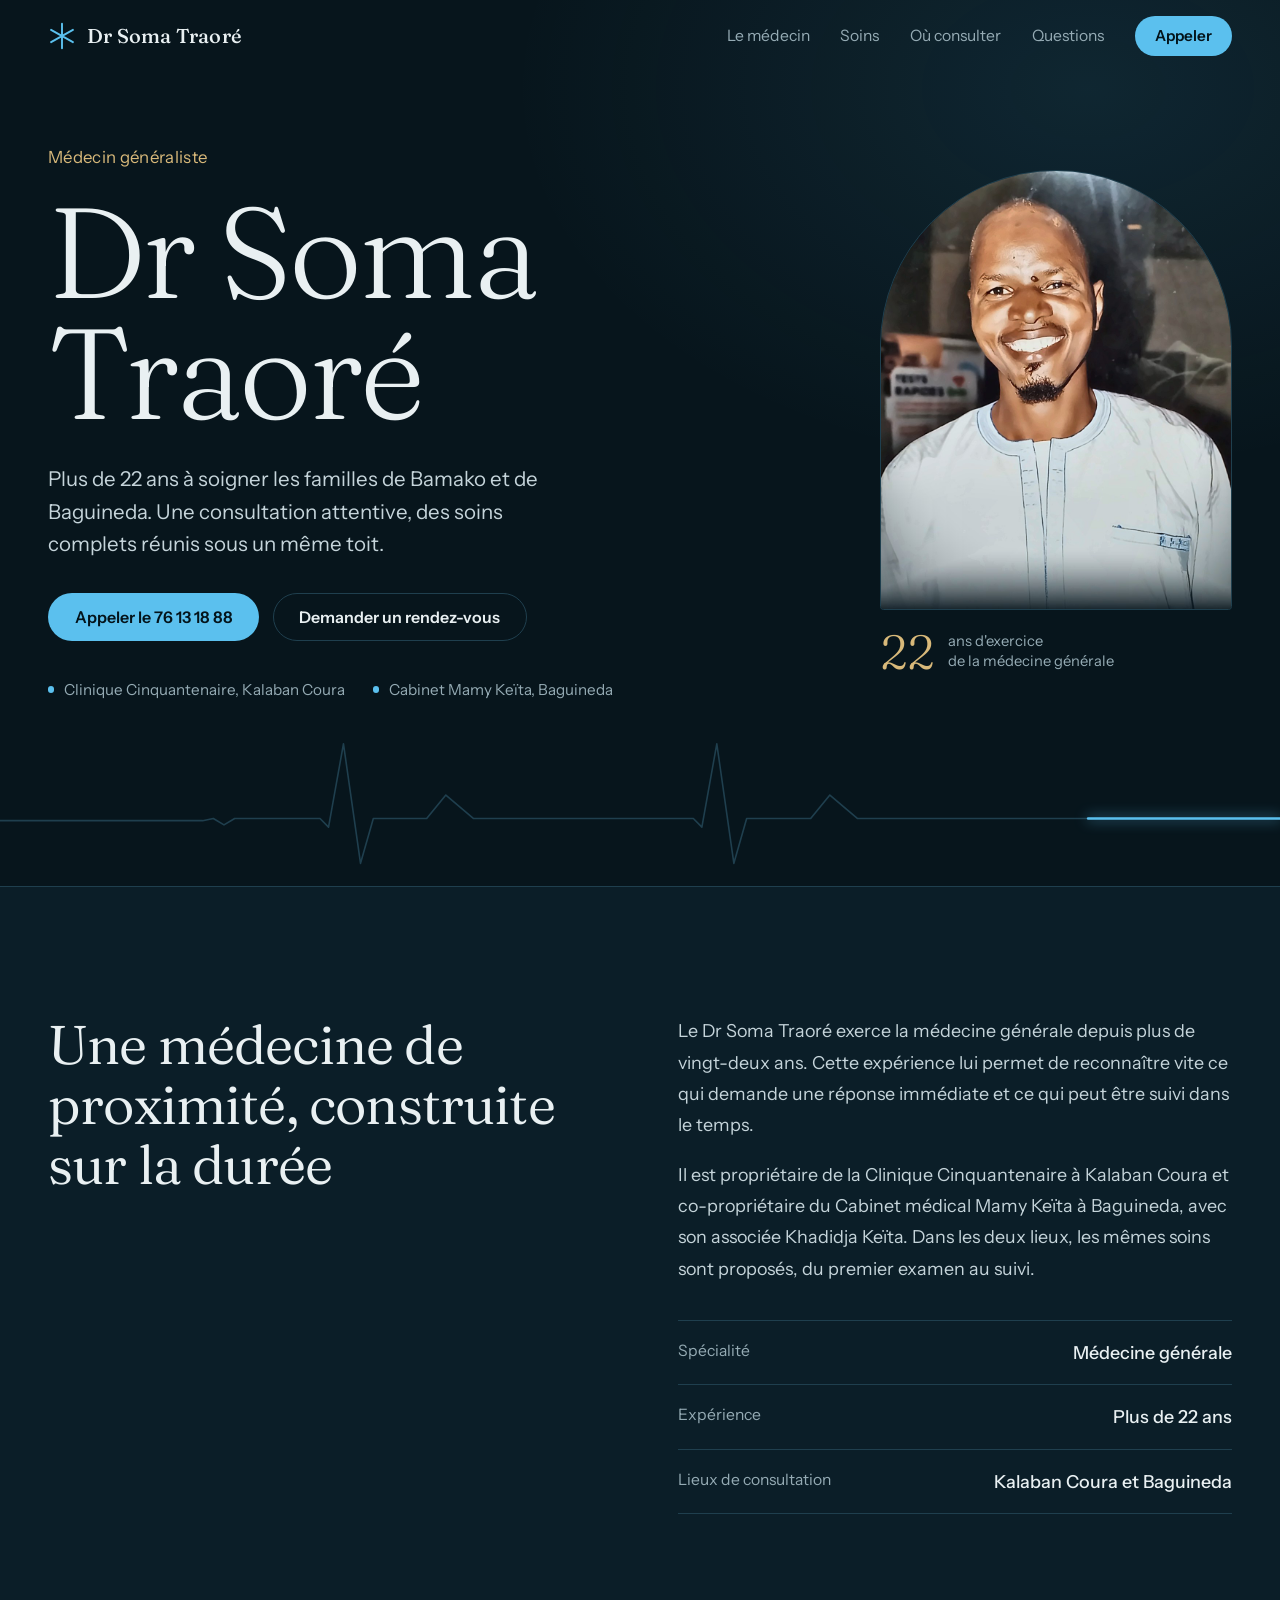
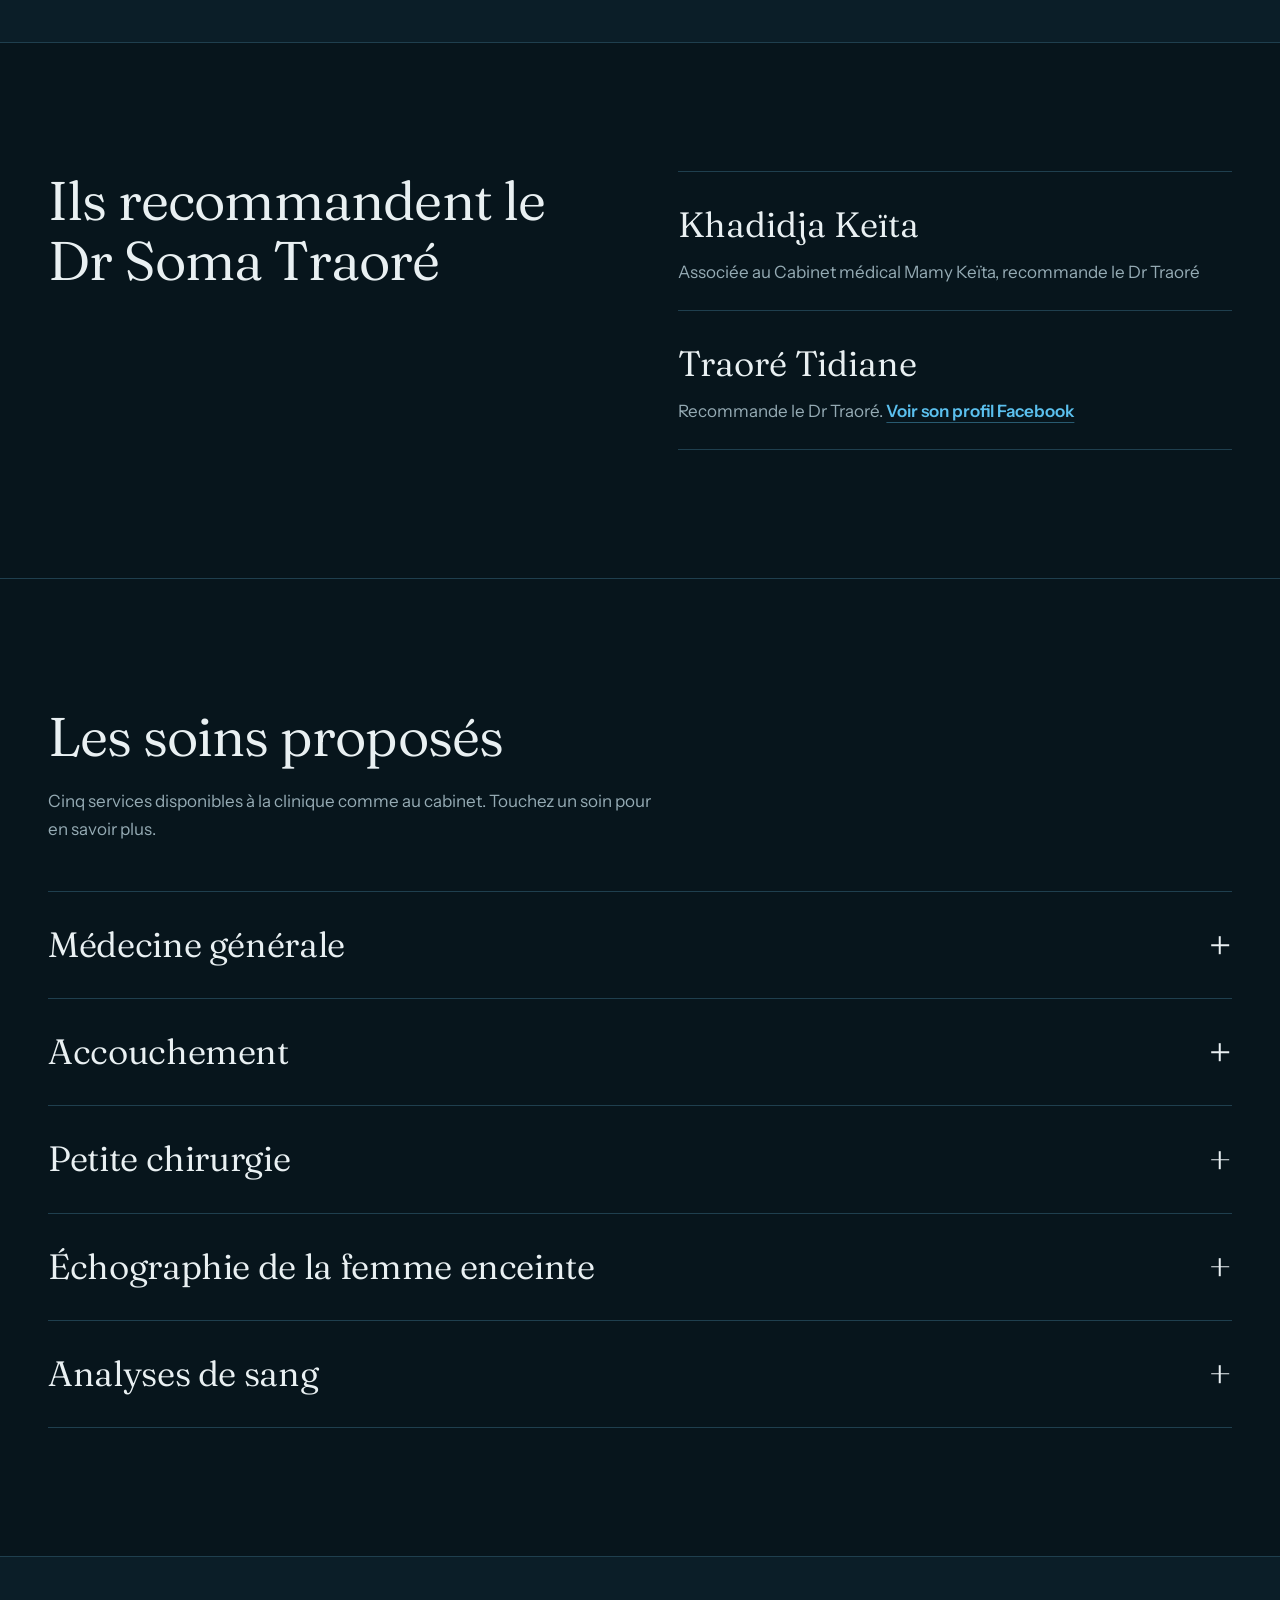
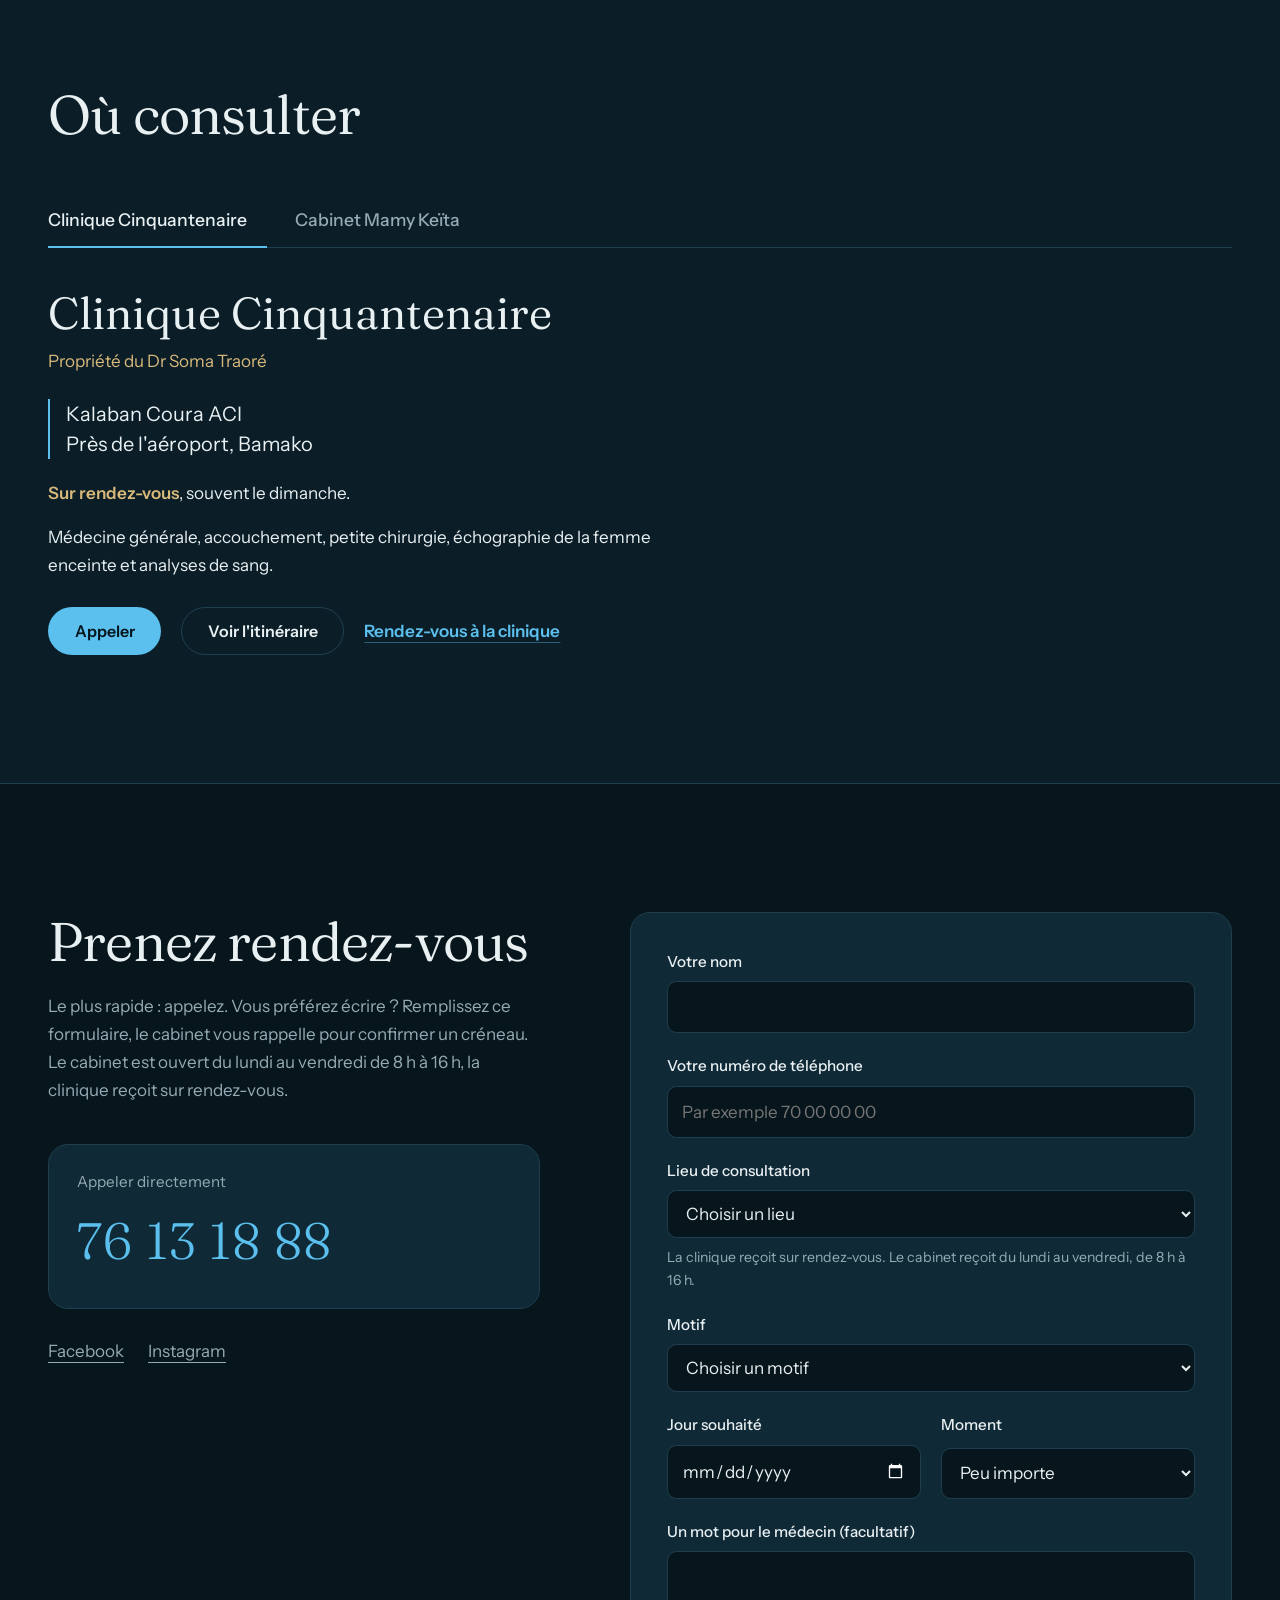
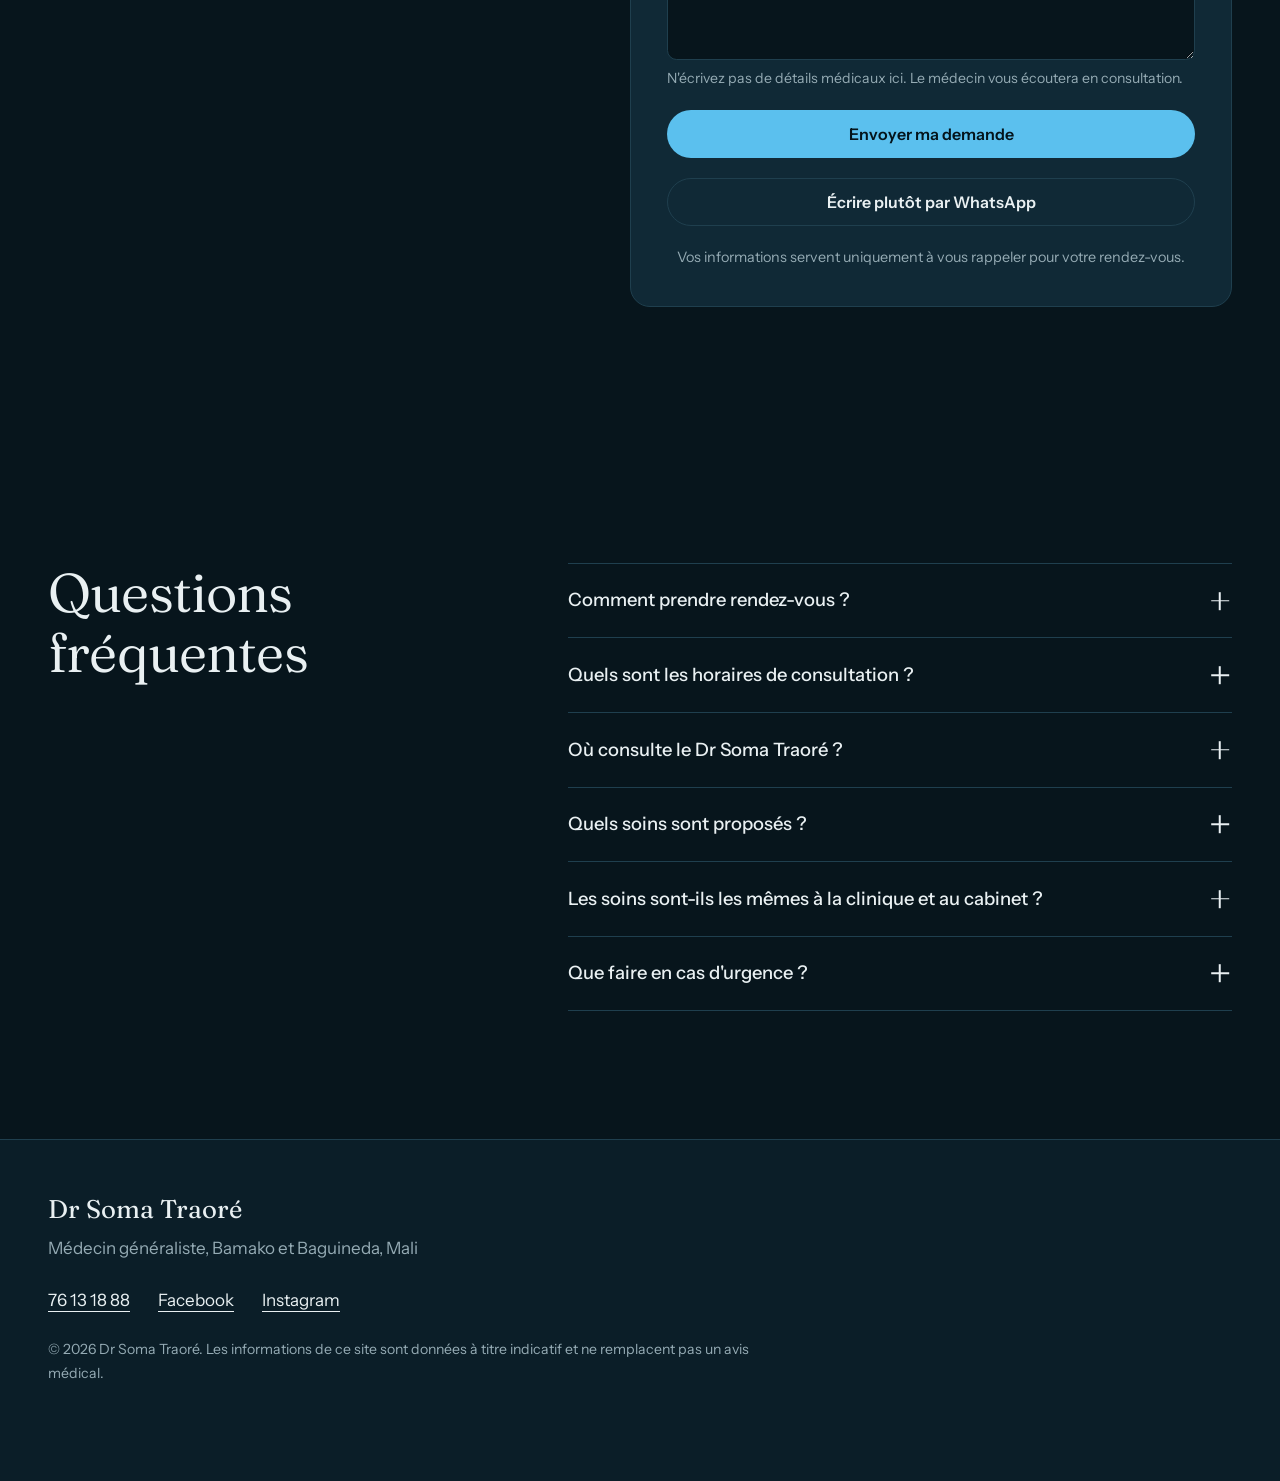
<file: site/index.html>
<!doctype html>
<html lang="fr" dir="ltr">

<head>
  <meta charset="utf-8">
  <meta name="viewport" content="width=device-width, initial-scale=1">
  <meta http-equiv="Content-Security-Policy"
    content="default-src 'none'; script-src 'self'; style-src 'self'; connect-src https://script.google.com https://script.googleusercontent.com; img-src 'self' data:; font-src 'self'; manifest-src 'self'; base-uri 'self'; form-action 'none'; object-src 'none'; upgrade-insecure-requests">
  <meta name="referrer" content="strict-origin-when-cross-origin">

  <title>Dr Soma Traoré, médecin généraliste à Bamako et Baguineda</title>
  <meta name="description"
    content="Dr Soma Traoré, médecin généraliste avec plus de 22 ans d'expérience. Clinique Cinquantenaire à Kalaban Coura et Cabinet médical Mamy Keïta à Baguineda. Cabinet ouvert du lundi au vendredi de 8 h à 16 h. Rendez-vous au 76 13 18 88.">
  <meta name="author" content="Dr Soma Traoré">
  <meta name="robots" content="index, follow, max-image-preview:large, max-snippet:-1">
  <meta name="theme-color" content="#081820">
  <meta name="color-scheme" content="dark">
  <meta name="geo.region" content="ML-BKO">
  <meta name="geo.placename" content="Bamako, Mali">
  <link rel="canonical" href="https://www.drsomatraore.com/">
  <link rel="alternate" hreflang="fr" href="https://www.drsomatraore.com/">
  <link rel="alternate" hreflang="x-default" href="https://www.drsomatraore.com/">

  <meta property="og:type" content="website">
  <meta property="og:locale" content="fr_FR">
  <meta property="og:site_name" content="Dr Soma Traoré">
  <meta property="og:title" content="Dr Soma Traoré, médecin généraliste à Bamako et Baguineda">
  <meta property="og:description"
    content="Plus de 22 ans d'expérience. Clinique Cinquantenaire et Cabinet médical Mamy Keïta. Rendez-vous au 76 13 18 88.">
  <meta property="og:url" content="https://www.drsomatraore.com/">
  <meta property="og:image" content="https://www.drsomatraore.com/assets/img/og-image.png">
  <meta property="og:image:width" content="1200">
  <meta property="og:image:height" content="630">
  <meta property="og:image:alt" content="Dr Soma Traoré, médecin généraliste">
  <meta name="twitter:card" content="summary_large_image">
  <meta name="twitter:title" content="Dr Soma Traoré, médecin généraliste">
  <meta name="twitter:description" content="Plus de 22 ans d'expérience. Rendez-vous au 76 13 18 88.">
  <meta name="twitter:image" content="https://www.drsomatraore.com/assets/img/og-image.png">

  <meta name="google-site-verification" content="_v8IRrTzfu4uf3iAhG8KuktdZ3hy0jMxOcRvmaXZCYM" />
  
  <link rel="icon" href="favicon.svg" type="image/svg+xml">
  <link rel="manifest" href="site.webmanifest">
  <link rel="preload" href="assets/fonts/fraunces-latin-wght-normal.woff2" as="font" type="font/woff2" crossorigin>
  <link rel="preload" href="assets/fonts/instrument-sans-latin-wght-normal.woff2" as="font" type="font/woff2"
    crossorigin>
  <link rel="stylesheet" href="assets/css/style.css">
  <script src="assets/js/main.js" defer></script>

  <script type="application/ld+json">
  {
    "@context": "https://schema.org",
    "@graph": [
      {
        "@type": "WebSite",
        "@id": "https://www.drsomatraore.com/#site",
        "url": "https://dr-soma.traorenoumoutene684.workers.dev/",
        "name": "Dr Soma Traoré",
        "inLanguage": "fr"
      },
      {
        "@type": "Physician",
        "@id": "https://dr-soma.traorenoumoutene684.workers.dev/#medecin",
        "name": "Dr Soma Traoré",
        "jobTitle": "Médecin généraliste",
        "description": "Médecin généraliste avec plus de 22 ans d'expérience, propriétaire de la Clinique Cinquantenaire et co-propriétaire du Cabinet médical Mamy Keïta.",
        "url": "https://dr-soma.traorenoumoutene684.workers.dev/",
        "telephone": "+22376131888",
        "image": "https://dr-soma.traorenoumoutene684.workers.dev/assets/img/og-image.png",
        "sameAs": [
          "https://www.facebook.com/share/1Cbbuk2nJH/",
          "https://www.instagram.com/soma.traore"
        ],
        "worksFor": [
          { "@id": "https://dr-soma.traorenoumoutene684.workers.dev/#clinique" },
          { "@id": "https://dr-soma.traorenoumoutene684.workers.dev/#cabinet" }
        ],
        "areaServed": ["Bamako", "Kalaban Coura", "Baguineda"]
      },
      {
        "@type": "MedicalClinic",
        "@id": "https://dr-soma.traorenoumoutene684.workers.dev/#clinique",
        "name": "Clinique Cinquantenaire",
        "telephone": "+22376131888",
        "url": "https://dr-soma.traorenoumoutene684.workers.dev/#lieux",
        "address": {
          "@type": "PostalAddress",
          "streetAddress": "Kalaban Coura ACI, près de l'aéroport",
          "addressLocality": "Bamako",
          "addressCountry": "ML"
        },
        "medicalSpecialty": "https://schema.org/PrimaryCare",
        "availableService": [
          { "@type": "MedicalProcedure", "name": "Médecine générale" },
          { "@type": "MedicalProcedure", "name": "Accouchement" },
          { "@type": "MedicalProcedure", "name": "Petite chirurgie" },
          { "@type": "MedicalProcedure", "name": "Échographie de la femme enceinte" },
          { "@type": "MedicalProcedure", "name": "Analyses de sang" }
        ],
        "founder": { "@id": "https://dr-soma.traorenoumoutene684.workers.dev/#medecin" }
      },
      {
        "@type": "MedicalClinic",
        "@id": "https://dr-soma.traorenoumoutene684.workers.dev/#cabinet",
        "name": "Cabinet médical Mamy Keïta",
        "telephone": "+22376131888",
        "url": "https://dr-soma.traorenoumoutene684.workers.dev/#lieux",
        "openingHoursSpecification": {
          "@type": "OpeningHoursSpecification",
          "dayOfWeek": ["Monday", "Tuesday", "Wednesday", "Thursday", "Friday"],
          "opens": "08:00",
          "closes": "16:00"
        },
        "address": {
          "@type": "PostalAddress",
          "streetAddress": "Baguineda Camp, près de la gendarmerie",
          "addressLocality": "Baguineda",
          "addressCountry": "ML"
        },
        "medicalSpecialty": "https://schema.org/PrimaryCare"
      },
      {
        "@type": "FAQPage",
        "mainEntity": [
          {
            "@type": "Question",
            "name": "Comment prendre rendez-vous avec le Dr Soma Traoré ?",
            "acceptedAnswer": { "@type": "Answer", "text": "Appelez le 76 13 18 88, ou remplissez le formulaire de ce site : votre demande est transmise au cabinet, qui vous rappelle pour confirmer un créneau." }
          },
          {
            "@type": "Question",
            "name": "Quels sont les horaires de consultation ?",
            "acceptedAnswer": { "@type": "Answer", "text": "Le Cabinet médical Mamy Keïta reçoit du lundi au vendredi de 8 h à 16 h. La Clinique Cinquantenaire reçoit sur rendez-vous, souvent le dimanche." }
          },
          {
            "@type": "Question",
            "name": "Où consulte le Dr Soma Traoré ?",
            "acceptedAnswer": { "@type": "Answer", "text": "À la Clinique Cinquantenaire, à Kalaban Coura ACI près de l'aéroport de Bamako, et au Cabinet médical Mamy Keïta, à Baguineda Camp près de la gendarmerie." }
          },
          {
            "@type": "Question",
            "name": "Quels soins sont proposés ?",
            "acceptedAnswer": { "@type": "Answer", "text": "Médecine générale, accouchement, petite chirurgie, échographie pour les femmes enceintes et analyses de sang." }
          },
          {
            "@type": "Question",
            "name": "Peut-on faire les analyses de sang sur place ?",
            "acceptedAnswer": { "@type": "Answer", "text": "Oui, les analyses de sang font partie des services proposés à la clinique et au cabinet." }
          }
        ]
      }
    ]
  }
  </script>
</head>

<body>
  <a class="skip" href="#contenu">Aller au contenu</a>

  <header class="site-header" id="haut">
    <div class="wrap header-row">
      <a class="brand" href="#haut" aria-label="Dr Soma Traoré, accueil">
        <svg class="brand-mark" viewBox="0 0 32 32" aria-hidden="true" focusable="false">
          <path d="M16 2v28M3.5 9 28.5 23M28.5 9 3.5 23" />
        </svg>
        <span class="brand-name">Dr Soma Traoré</span>
      </a>

      <nav class="nav" id="menu" aria-label="Navigation principale">
        <a href="#apropos">Le médecin</a>
        <a href="#soins">Soins</a>
        <a href="#lieux">Où consulter</a>
        <a href="#faq">Questions</a>
        <a class="btn btn-small btn-solid nav-call" href="tel:+22376131888">Appeler</a>
      </nav>

      <button class="menu-toggle" type="button" aria-expanded="false" aria-controls="menu">
        <span class="sr-only">Ouvrir le menu</span>
        <span class="menu-bars" aria-hidden="true"></span>
      </button>
    </div>
  </header>

  <main id="contenu">

    <!-- HERO -->
    <section class="hero" aria-labelledby="titre-hero">
      <div class="wrap hero-grid">
        <div class="hero-copy">
          <p class="hero-role">Médecin généraliste</p>
          <h1 id="titre-hero" class="hero-title">Dr Soma <span class="nowrap">Traoré</span></h1>
          <p class="hero-lead">
            Plus de 22 ans à soigner les familles de Bamako et de Baguineda.
            Une consultation attentive, des soins complets réunis sous un même toit.
          </p>
          <div class="hero-actions">
            <a class="btn btn-solid" href="tel:+22376131888">Appeler le 76 13 18 88</a>
            <a class="btn btn-ghost" href="#rendez-vous">Demander un rendez-vous</a>
          </div>
          <ul class="hero-places">
            <li>Clinique Cinquantenaire, Kalaban Coura</li>
            <li>Cabinet Mamy Keïta, Baguineda</li>
          </ul>
        </div>

        <figure class="portrait" id="portrait">
          <div class="portrait-frame">
            <span class="portrait-monogram" aria-hidden="true">ST</span>
            <img src="assets/img/portrait.jpg" width="640" height="800"
              alt="Portrait du Dr Soma Traoré, médecin généraliste" fetchpriority="high">
          </div>
          <figcaption class="portrait-cap">
            <span class="portrait-years">22</span>
            <span>ans d'exercice<br>de la médecine générale</span>
          </figcaption>
        </figure>
      </div>

      <!-- Tracé de battement : l'élément signature -->
      <div class="pulse" aria-hidden="true">
        <svg viewBox="0 0 1200 160" preserveAspectRatio="xMidYMid slice" focusable="false">
          <path class="pulse-base" pathLength="1000"
            d="M0 90 H190 l10 -2 l10 6 l10 -6 H300 l8 8 l14 -78 l16 112 l12 -42 H400 l18 -22 l26 22 H650 l8 8 l14 -78 l16 112 l12 -42 H760 l18 -22 l26 22 H1200" />
          <path class="pulse-live" pathLength="1000"
            d="M0 90 H190 l10 -2 l10 6 l10 -6 H300 l8 8 l14 -78 l16 112 l12 -42 H400 l18 -22 l26 22 H650 l8 8 l14 -78 l16 112 l12 -42 H760 l18 -22 l26 22 H1200" />
        </svg>
      </div>
    </section>

    <!-- LE MÉDECIN -->
    <section class="section about" id="apropos" aria-labelledby="titre-apropos">
      <div class="wrap about-grid">
        <h2 id="titre-apropos" class="section-title">Une médecine de proximité, construite sur la durée</h2>
        <div class="about-body">
          <p>
            Le Dr Soma Traoré exerce la médecine générale depuis plus de vingt-deux ans.
            Cette expérience lui permet de reconnaître vite ce qui demande une réponse immédiate et ce qui peut être
            suivi dans le temps.
          </p>
          <p>
            Il est propriétaire de la Clinique Cinquantenaire à Kalaban Coura et co-propriétaire du Cabinet médical Mamy
            Keïta à Baguineda,
            avec son associée Khadidja Keïta. Dans les deux lieux, les mêmes soins sont proposés, du premier examen au
            suivi.
          </p>
          <dl class="facts">
            <div>
              <dt>Spécialité</dt>
              <dd>Médecine générale</dd>
            </div>
            <div>
              <dt>Expérience</dt>
              <dd>Plus de 22 ans</dd>
            </div>
            <div>
              <dt>Lieux de consultation</dt>
              <dd>Kalaban Coura et Baguineda</dd>
            </div>
          </dl>
        </div>
      </div>
    </section>

    <!-- RECOMMANDATIONS -->
    <section class="section reco" id="recommandations" aria-labelledby="titre-reco">
      <div class="wrap reco-grid">
        <h2 id="titre-reco" class="section-title">Ils recommandent le Dr Soma Traoré</h2>
        <ul class="reco-list">
          <li class="reco-item">
            <p class="reco-name">Khadidja Keïta</p>
            <p class="reco-role">Associée au Cabinet médical Mamy Keïta, recommande le Dr Traoré</p>
          </li>
          <li class="reco-item">
            <p class="reco-name">Traoré Tidiane</p>
            <p class="reco-role">Recommande le Dr Traoré. <a class="text-link"
                href="https://www.facebook.com/share/1EpA6kFXoR/" target="_blank" rel="noopener noreferrer">Voir son
                profil Facebook</a></p>
          </li>
        </ul>
      </div>
    </section>

    <!-- SOINS -->
    <section class="section care" id="soins" aria-labelledby="titre-soins">
      <div class="wrap">
        <h2 id="titre-soins" class="section-title">Les soins proposés</h2>
        <p class="section-intro">Cinq services disponibles à la clinique comme au cabinet. Touchez un soin pour en
          savoir plus.</p>

        <div class="care-list">
          <details class="care-item" name="soin">
            <summary>
              <span class="care-name">Médecine générale</span>
              <span class="care-plus" aria-hidden="true"></span>
            </summary>
            <div class="care-panel">
              <p>Consultation, diagnostic, traitement et suivi pour les adultes et les enfants. Le Dr Traoré vous
                oriente vers un spécialiste ou un examen complémentaire lorsque c'est nécessaire.</p>
              <a class="text-link" href="#rendez-vous" data-motif="Médecine générale">Prendre rendez-vous pour une
                consultation</a>
            </div>
          </details>

          <details class="care-item" name="soin">
            <summary>
              <span class="care-name">Accouchement</span>
              <span class="care-plus" aria-hidden="true"></span>
            </summary>
            <div class="care-panel">
              <p>Prise en charge de l'accouchement, dans un cadre médical, avec un suivi avant et après la naissance.
              </p>
              <a class="text-link" href="#rendez-vous" data-motif="Accouchement">Prendre rendez-vous pour une
                grossesse</a>
            </div>
          </details>

          <details class="care-item" name="soin">
            <summary>
              <span class="care-name">Petite chirurgie</span>
              <span class="care-plus" aria-hidden="true"></span>
            </summary>
            <div class="care-panel">
              <p>Gestes chirurgicaux simples réalisés au cabinet ou à la clinique, sans hospitalisation longue.</p>
              <a class="text-link" href="#rendez-vous" data-motif="Petite chirurgie">Demander un avis chirurgical</a>
            </div>
          </details>

          <details class="care-item" name="soin">
            <summary>
              <span class="care-name">Échographie de la femme enceinte</span>
              <span class="care-plus" aria-hidden="true"></span>
            </summary>
            <div class="care-panel">
              <p>Échographie pour suivre le déroulement de la grossesse et rassurer les futures mamans.</p>
              <a class="text-link" href="#rendez-vous" data-motif="Échographie de la femme enceinte">Réserver une
                échographie</a>
            </div>
          </details>

          <details class="care-item" name="soin">
            <summary>
              <span class="care-name">Analyses de sang</span>
              <span class="care-plus" aria-hidden="true"></span>
            </summary>
            <div class="care-panel">
              <p>Prélèvement et analyses de sang demandés par le médecin, pour confirmer un diagnostic ou suivre un
                traitement.</p>
              <a class="text-link" href="#rendez-vous" data-motif="Analyses de sang">Planifier une analyse</a>
            </div>
          </details>
        </div>
      </div>
    </section>

    <!-- LIEUX -->
    <section class="section places" id="lieux" aria-labelledby="titre-lieux">
      <div class="wrap">
        <h2 id="titre-lieux" class="section-title">Où consulter</h2>

        <div class="tabs" data-tabs>
          <div class="tablist" role="tablist" aria-label="Lieux de consultation">
            <button class="tab" role="tab" id="tab-clinique" aria-controls="panel-clinique" aria-selected="true"
              type="button">Clinique Cinquantenaire</button>
            <button class="tab" role="tab" id="tab-cabinet" aria-controls="panel-cabinet" aria-selected="false"
              tabindex="-1" type="button">Cabinet Mamy Keïta</button>
          </div>

          <div class="tabpanel" role="tabpanel" id="panel-clinique" aria-labelledby="tab-clinique">
            <h3 class="place-name">Clinique Cinquantenaire</h3>
            <p class="place-role">Propriété du Dr Soma Traoré</p>
            <address class="place-address">
              Kalaban Coura ACI<br>
              Près de l'aéroport, Bamako
            </address>
            <p class="place-hours"><strong>Sur rendez-vous</strong>, souvent le dimanche.</p>
            <p>Médecine générale, accouchement, petite chirurgie, échographie de la femme enceinte et analyses de sang.
            </p>
            <div class="place-actions">
              <a class="btn btn-solid" href="tel:+22376131888">Appeler</a>
              <a class="btn btn-ghost"
                href="https://www.google.com/maps/search/?api=1&amp;query=Clinique+Cinquantenaire+Kalaban+Coura+ACI+Bamako"
                target="_blank" rel="noopener noreferrer">Voir l'itinéraire</a>
              <a class="text-link" href="#rendez-vous" data-lieu="Clinique Cinquantenaire">Rendez-vous à la clinique</a>
            </div>
          </div>

          <div class="tabpanel" role="tabpanel" id="panel-cabinet" aria-labelledby="tab-cabinet" hidden>
            <h3 class="place-name">Cabinet médical Mamy Keïta</h3>
            <p class="place-role">Co-propriété du Dr Soma Traoré et de Khadidja Keïta</p>
            <address class="place-address">
              Baguineda Camp<br>
              Près de la gendarmerie
            </address>
            <p class="place-hours"><strong>Du lundi au vendredi</strong>, de 8 h à 16 h.</p>
            <p class="place-hours">Khadidja Keïta, associée : <a class="text-link" href="tel:+22379030586">79 03 05
                86</a></p>
            <p>Médecine générale, accouchement, petite chirurgie, échographie de la femme enceinte et analyses de sang.
            </p>
            <div class="place-actions">
              <a class="btn btn-solid" href="tel:+22376131888">Appeler</a>
              <a class="btn btn-ghost"
                href="https://www.google.com/maps/search/?api=1&amp;query=Cabinet+m%C3%A9dical+Mamy+Ke%C3%AFta+Baguineda+Camp"
                target="_blank" rel="noopener noreferrer">Voir l'itinéraire</a>
              <a class="text-link" href="#rendez-vous" data-lieu="Cabinet Mamy Keïta">Rendez-vous au cabinet</a>
            </div>
          </div>
        </div>
      </div>
    </section>

    <!-- RENDEZ-VOUS -->
    <section class="section booking" id="rendez-vous" aria-labelledby="titre-rdv">
      <div class="wrap booking-grid">
        <div class="booking-intro">
          <h2 id="titre-rdv" class="section-title">Prenez rendez-vous</h2>
          <p class="section-intro">
            Le plus rapide : appelez. Vous préférez écrire ? Remplissez ce formulaire, le cabinet vous rappelle pour
            confirmer un créneau. Le cabinet est ouvert du lundi au vendredi de 8 h à 16 h, la clinique reçoit sur
            rendez-vous.
          </p>
          <a class="phone-big" href="tel:+22376131888">
            <span class="phone-label">Appeler directement</span>
            <span class="phone-number">76 13 18 88</span>
          </a>
          <ul class="social">
            <li><a href="https://www.facebook.com/share/1Cbbuk2nJH/" target="_blank"
                rel="noopener noreferrer me">Facebook</a></li>
            <li><a href="https://www.instagram.com/soma.traore" target="_blank"
                rel="noopener noreferrer me">Instagram</a></li>
          </ul>
        </div>

        <form class="form" id="form-rdv" novalidate autocomplete="on" aria-describedby="form-note">
          <div class="hp" aria-hidden="true">
            <label for="f-site">Ne pas remplir ce champ</label>
            <input id="f-site" name="site" type="text" tabindex="-1" autocomplete="off">
          </div>

          <div class="field">
            <label for="f-nom">Votre nom</label>
            <input id="f-nom" name="nom" type="text" autocomplete="name" maxlength="80" required>
            <p class="error" data-error-for="f-nom" role="alert"></p>
          </div>

          <div class="field">
            <label for="f-tel">Votre numéro de téléphone</label>
            <input id="f-tel" name="tel" type="tel" inputmode="tel" autocomplete="tel" maxlength="20"
              placeholder="Par exemple 70 00 00 00" required>
            <p class="error" data-error-for="f-tel" role="alert"></p>
          </div>

          <div class="field">
            <label for="f-lieu">Lieu de consultation</label>
            <select id="f-lieu" name="lieu" required>
              <option value="">Choisir un lieu</option>
              <option>Clinique Cinquantenaire</option>
              <option>Cabinet Mamy Keïta</option>
            </select>
            <p class="hint" id="lieu-hint">La clinique reçoit sur rendez-vous. Le cabinet reçoit du lundi au vendredi,
              de 8 h à 16 h.</p>
            <p class="error" data-error-for="f-lieu" role="alert"></p>
          </div>

          <div class="field">
            <label for="f-motif">Motif</label>
            <select id="f-motif" name="motif" required>
              <option value="">Choisir un motif</option>
              <option>Médecine générale</option>
              <option>Accouchement</option>
              <option>Petite chirurgie</option>
              <option>Échographie de la femme enceinte</option>
              <option>Analyses de sang</option>
              <option>Autre demande</option>
            </select>
            <p class="error" data-error-for="f-motif" role="alert"></p>
          </div>

          <div class="field-row">
            <div class="field">
              <label for="f-date">Jour souhaité</label>
              <input id="f-date" name="date" type="date">
              <p class="error" data-error-for="f-date" role="alert"></p>
            </div>
            <div class="field">
              <label for="f-creneau">Moment</label>
              <select id="f-creneau" name="creneau">
                <option value="">Peu importe</option>
                <option>Le matin</option>
                <option>L'après-midi</option>
              </select>
            </div>
          </div>

          <div class="field">
            <label for="f-msg">Un mot pour le médecin (facultatif)</label>
            <textarea id="f-msg" name="message" rows="3" maxlength="400"></textarea>
            <p class="hint">N'écrivez pas de détails médicaux ici. Le médecin vous écoutera en consultation.</p>
          </div>

          <button class="btn btn-solid btn-wide" id="btn-send" type="submit">Envoyer ma demande</button>
          <button class="btn btn-ghost btn-wide" id="btn-wa" type="button">Écrire plutôt par WhatsApp</button>
          <p id="form-note" class="form-note" role="status" aria-live="polite">Vos informations servent uniquement à
            vous rappeler pour votre rendez-vous.</p>
        </form>
      </div>
    </section>

    <!-- FAQ -->
    <section class="section faq" id="faq" aria-labelledby="titre-faq">
      <div class="wrap faq-grid">
        <h2 id="titre-faq" class="section-title">Questions fréquentes</h2>
        <div class="faq-list">
          <details class="faq-item" name="faq">
            <summary><span>Comment prendre rendez-vous ?</span><span class="care-plus" aria-hidden="true"></span>
            </summary>
            <p>Appelez le 76 13 18 88, ou utilisez le formulaire de ce site : votre demande est transmise au cabinet,
              qui vous rappelle pour confirmer un créneau.</p>
          </details>
          <details class="faq-item" name="faq">
            <summary><span>Quels sont les horaires de consultation ?</span><span class="care-plus"
                aria-hidden="true"></span></summary>
            <p>Le Cabinet médical Mamy Keïta reçoit du lundi au vendredi, de 8 h à 16 h. La Clinique Cinquantenaire
              reçoit sur rendez-vous, souvent le dimanche.</p>
          </details>
          <details class="faq-item" name="faq">
            <summary><span>Où consulte le Dr Soma Traoré ?</span><span class="care-plus" aria-hidden="true"></span>
            </summary>
            <p>À la Clinique Cinquantenaire, à Kalaban Coura ACI près de l'aéroport de Bamako, et au Cabinet médical
              Mamy Keïta, à Baguineda Camp près de la gendarmerie.</p>
          </details>
          <details class="faq-item" name="faq">
            <summary><span>Quels soins sont proposés ?</span><span class="care-plus" aria-hidden="true"></span>
            </summary>
            <p>Médecine générale, accouchement, petite chirurgie, échographie pour les femmes enceintes et analyses de
              sang.</p>
          </details>
          <details class="faq-item" name="faq">
            <summary><span>Les soins sont-ils les mêmes à la clinique et au cabinet ?</span><span class="care-plus"
                aria-hidden="true"></span></summary>
            <p>Oui. Les cinq services sont proposés dans les deux lieux. Choisissez celui qui est le plus proche de chez
              vous.</p>
          </details>
          <details class="faq-item" name="faq">
            <summary><span>Que faire en cas d'urgence ?</span><span class="care-plus" aria-hidden="true"></span>
            </summary>
            <p>Ce site ne remplace pas une consultation. En cas d'urgence vitale, appelez les secours ou rendez-vous au
              service d'urgence le plus proche. Pour toute autre demande, appelez le 76 13 18 88.</p>
          </details>
        </div>
      </div>
    </section>
  </main>

  <footer class="site-footer">
    <div class="wrap footer-row">
      <div>
        <p class="footer-name">Dr Soma Traoré</p>
        <p class="footer-sub">Médecin généraliste, Bamako et Baguineda, Mali</p>
      </div>
      <p class="footer-links">
        <a href="tel:+22376131888">76 13 18 88</a>
        <a href="https://www.facebook.com/share/1Cbbuk2nJH/" target="_blank" rel="noopener noreferrer me">Facebook</a>
        <a href="https://www.instagram.com/soma.traore" target="_blank" rel="noopener noreferrer me">Instagram</a>
      </p>
      <p class="footer-legal">© <span id="annee">2026</span> Dr Soma Traoré. Les informations de ce site sont données à
        titre indicatif et ne remplacent pas un avis médical.</p>
    </div>
  </footer>

  <!-- Barre d'action mobile -->
  <div class="dock" role="group" aria-label="Contacter le cabinet">
    <a class="btn btn-solid" href="tel:+22376131888">Appeler</a>
    <a class="btn btn-ghost" href="#rendez-vous">Rendez-vous</a>
  </div>
</body>

</html>
</file>
<file: site/assets/css/style.css>
/* ==========================================================================
   Dr Soma Traoré — feuille de style
   Palette : bleu nuit médical, bleu « étoile de vie », or discret.
   Polices auto-hébergées (aucune requête vers un tiers).
   ========================================================================== */

@font-face {
  font-family: "Fraunces";
  src: url("../fonts/fraunces-latin-wght-normal.woff2") format("woff2");
  font-weight: 100 900;
  font-style: normal;
  font-display: swap;
}
@font-face {
  font-family: "Fraunces";
  src: url("../fonts/fraunces-latin-wght-italic.woff2") format("woff2");
  font-weight: 100 900;
  font-style: italic;
  font-display: swap;
}
@font-face {
  font-family: "Instrument Sans";
  src: url("../fonts/instrument-sans-latin-wght-normal.woff2") format("woff2");
  font-weight: 400 700;
  font-style: normal;
  font-display: swap;
}

:root {
  --bg: #07151c;
  --bg-2: #0b1e28;
  --surface: #102936;
  --line: #1f3f4e;
  --text: #e9f0f2;
  --muted: #95abb4;
  --blue: #5bc0ee;
  --blue-deep: #2a8fbf;
  --gold: #d8b97a;
  --danger: #ff9b8a;

  --serif: "Fraunces", "Iowan Old Style", "Palatino Linotype", Georgia, serif;
  --sans: "Instrument Sans", system-ui, -apple-system, "Segoe UI", Roboto, sans-serif;

  --gutter: clamp(1.25rem, 4vw, 3rem);
  --max: 76rem;
  --header-h: 4.5rem;
}

*, *::before, *::after { box-sizing: border-box; }
html { scroll-behavior: smooth; scroll-padding-top: calc(var(--header-h) + 1rem); -webkit-text-size-adjust: 100%; }
body {
  margin: 0;
  background: var(--bg);
  color: var(--text);
  font-family: var(--sans);
  font-size: 1.0625rem;
  line-height: 1.65;
  -webkit-font-smoothing: antialiased;
  text-rendering: optimizeLegibility;
}
img, svg { display: block; max-width: 100%; }
a { color: inherit; }
p { margin: 0 0 1em; }
h1, h2, h3 { margin: 0; font-family: var(--serif); font-weight: 400; line-height: 1.1; }
address { font-style: normal; }
ul { margin: 0; padding: 0; list-style: none; }
.nowrap { white-space: nowrap; }

.wrap { width: min(100% - 2 * var(--gutter), var(--max)); margin-inline: auto; }

.sr-only {
  position: absolute; width: 1px; height: 1px; margin: -1px; padding: 0;
  overflow: hidden; clip: rect(0 0 0 0); white-space: nowrap; border: 0;
}
.skip {
  position: absolute; left: 1rem; top: -4rem; z-index: 100;
  background: var(--blue); color: var(--bg); padding: .75rem 1rem; font-weight: 600; text-decoration: none;
}
.skip:focus { top: 1rem; }

:focus-visible { outline: 2px solid var(--blue); outline-offset: 3px; border-radius: 2px; }

/* ---------- Boutons ---------- */
.btn {
  display: inline-flex; align-items: center; justify-content: center; gap: .5rem;
  min-height: 3rem; padding: .75rem 1.6rem;
  border: 1px solid transparent; border-radius: 999px;
  font: 600 1rem/1 var(--sans); text-decoration: none; cursor: pointer;
  transition: background-color .2s, color .2s, border-color .2s, transform .2s;
}
.btn-solid { background: var(--blue); color: #04141b; }
.btn-solid:hover { background: #8dd6f6; }
.btn-solid:active { transform: translateY(1px); }
.btn-ghost { border-color: var(--line); color: var(--text); background: transparent; }
.btn-ghost:hover { border-color: var(--blue); color: var(--blue); }
.btn-small { min-height: 2.5rem; padding: .5rem 1.2rem; font-size: .95rem; }
.btn-wide { width: 100%; }

.text-link {
  color: var(--blue); font-weight: 600; text-decoration: underline;
  text-decoration-color: color-mix(in srgb, var(--blue) 40%, transparent);
  text-underline-offset: .3em; transition: text-decoration-color .2s;
}
.text-link:hover { text-decoration-color: var(--blue); }

/* ---------- En-tête ---------- */
.site-header {
  position: fixed; inset: 0 0 auto 0; z-index: 50; height: var(--header-h);
  transition: background-color .3s, border-color .3s, backdrop-filter .3s;
  border-bottom: 1px solid transparent;
}
.site-header.is-stuck {
  background: color-mix(in srgb, var(--bg) 88%, transparent);
  backdrop-filter: blur(14px); -webkit-backdrop-filter: blur(14px);
  border-bottom-color: var(--line);
}
.header-row { height: 100%; display: flex; align-items: center; justify-content: space-between; gap: 1.5rem; }
.brand { display: flex; align-items: center; gap: .7rem; text-decoration: none; }
.brand-mark { width: 1.75rem; height: 1.75rem; fill: none; stroke: var(--blue); stroke-width: 2.2; stroke-linecap: round; }
.brand-name { font-family: var(--serif); font-size: 1.25rem; font-weight: 500; letter-spacing: .01em; }

.nav { display: flex; align-items: center; gap: clamp(1rem, 2.4vw, 2.2rem); }
.nav a:not(.btn) { text-decoration: none; color: var(--muted); font-size: .98rem; transition: color .2s; }
.nav a:not(.btn):hover { color: var(--text); }

.menu-toggle { display: none; }

/* ---------- Hero ---------- */
.hero {
  position: relative; overflow: hidden;
  padding: calc(var(--header-h) + clamp(3rem, 8vh, 6rem)) 0 0;
  background:
    radial-gradient(60rem 40rem at 85% 10%, rgba(91, 192, 238, .10), transparent 60%),
    var(--bg);
}
.hero-grid {
  display: grid; grid-template-columns: minmax(0, 1.25fr) minmax(0, .75fr);
  gap: clamp(2rem, 6vw, 5rem); align-items: center;
  padding-bottom: clamp(9rem, 16vw, 11.5rem);
}
.hero-role { color: var(--gold); font-size: 1.05rem; margin-bottom: 1.25rem; letter-spacing: .02em; }
.hero-title {
  font-weight: 300; font-size: clamp(3.6rem, 10vw, 8.2rem); line-height: .95;
  letter-spacing: -.025em; margin-bottom: 1.75rem;
}
.hero-lead { max-width: 34rem; font-size: clamp(1.1rem, 1.6vw, 1.3rem); color: #c5d4da; line-height: 1.6; margin-bottom: 2rem; }
.hero-actions { display: flex; flex-wrap: wrap; gap: .85rem; margin-bottom: 2.25rem; }
.hero-places { display: flex; flex-wrap: wrap; gap: .4rem 1.75rem; color: var(--muted); font-size: .95rem; }
.hero-places li { padding-left: 1rem; position: relative; }
.hero-places li::before {
  content: ""; position: absolute; left: 0; top: .6em; width: .4rem; height: .4rem; border-radius: 50%; background: var(--blue);
}

/* Portrait en arche */
.portrait { margin: 0; justify-self: end; width: min(100%, 22rem); position: relative; }
.portrait-frame {
  position: relative; aspect-ratio: 4 / 5; overflow: hidden;
  border-radius: 999px 999px 1.25rem 1.25rem;
  background: linear-gradient(170deg, var(--surface), var(--bg-2));
  border: 1px solid var(--line);
}
.portrait-frame img { position: absolute; inset: 0; width: 100%; height: 100%; object-fit: cover; }
.portrait-frame img.is-missing { display: none; }
.portrait-monogram {
  position: absolute; inset: 0; display: grid; place-items: center;
  font-family: var(--serif); font-weight: 300; font-size: clamp(5rem, 12vw, 8rem);
  color: color-mix(in srgb, var(--blue) 55%, transparent); letter-spacing: -.03em;
}
.portrait-cap {
  display: flex; align-items: center; gap: .9rem; margin-top: 1.1rem;
  color: var(--muted); font-size: .92rem; line-height: 1.35;
}
.portrait-years { font-family: var(--serif); font-size: 3rem; line-height: 1; font-weight: 300; color: var(--gold); }

/* Tracé de battement (signature) */
.pulse { position: absolute; left: 0; right: 0; bottom: 0; height: 9.5rem; pointer-events: none; }
.pulse svg { width: 100%; height: 100%; overflow: visible; }
.pulse path { fill: none; stroke-linecap: round; stroke-linejoin: round; }
.pulse-base { stroke: var(--line); stroke-width: 1.5; }
.pulse-live {
  stroke: var(--blue); stroke-width: 2.4;
  stroke-dasharray: 110 890; stroke-dashoffset: 110;
  filter: drop-shadow(0 0 6px rgba(91, 192, 238, .9));
  animation: beat 6.5s linear infinite;
}
@keyframes beat { to { stroke-dashoffset: -890; } }

/* ---------- Sections ---------- */
.section { padding: clamp(4.5rem, 10vw, 8rem) 0; }
.section-title { font-size: clamp(2rem, 4.4vw, 3.4rem); letter-spacing: -.015em; font-weight: 350; max-width: 22ch; }
.section-intro { color: var(--muted); max-width: 38rem; margin-top: 1.25rem; }

/* Le médecin */
.about { background: var(--bg-2); border-block: 1px solid var(--line); }
.about-grid { display: grid; grid-template-columns: minmax(0, 1fr) minmax(0, 1fr); gap: clamp(2rem, 6vw, 6rem); align-items: start; }
.about-body { max-width: 36rem; font-size: 1.12rem; line-height: 1.75; color: #c5d4da; }
.facts { margin: 2.25rem 0 0; display: grid; gap: 0; border-top: 1px solid var(--line); }
.facts > div { display: flex; justify-content: space-between; gap: 1.5rem; padding: 1rem 0; border-bottom: 1px solid var(--line); }
.facts dt { color: var(--muted); font-size: .98rem; }
.facts dd { margin: 0; text-align: right; font-weight: 500; color: var(--text); }

/* Soins */
.care-list, .faq-list { margin-top: 3rem; border-top: 1px solid var(--line); }
.care-item, .faq-item { border-bottom: 1px solid var(--line); }
.care-item summary, .faq-item summary {
  list-style: none; cursor: pointer; display: flex; align-items: center; justify-content: space-between; gap: 1.5rem;
  padding: 1.5rem 0; transition: color .2s;
}
.care-item summary::-webkit-details-marker, .faq-item summary::-webkit-details-marker { display: none; }
.care-name { font-family: var(--serif); font-size: clamp(1.5rem, 3vw, 2.2rem); font-weight: 350; letter-spacing: -.01em; }
.care-item summary:hover, .faq-item summary:hover { color: var(--blue); }
.care-plus { position: relative; flex: none; width: 1.5rem; height: 1.5rem; }
.care-plus::before, .care-plus::after {
  content: ""; position: absolute; left: 50%; top: 50%; width: 1.1rem; height: 1.5px; background: currentColor;
  transform: translate(-50%, -50%); transition: transform .3s;
}
.care-plus::after { transform: translate(-50%, -50%) rotate(90deg); }
details[open] > summary .care-plus::after { transform: translate(-50%, -50%) rotate(0deg); }
details[open] > summary { color: var(--blue); }

.care-panel { padding: 0 0 1.75rem; max-width: 40rem; color: #c5d4da; animation: open .35s ease; }
.care-panel p { margin-bottom: 1rem; }
@keyframes open { from { opacity: 0; transform: translateY(-.4rem); } to { opacity: 1; transform: none; } }

/* Lieux */
.places { background: var(--bg-2); border-block: 1px solid var(--line); }
.tabs { margin-top: 3rem; }
.tablist { display: flex; gap: .5rem; flex-wrap: wrap; border-bottom: 1px solid var(--line); }
.tab {
  background: none; border: 0; border-bottom: 2px solid transparent; margin-bottom: -1px;
  padding: 1rem 1.25rem 1rem 0; margin-right: 1.25rem;
  font: 500 1.1rem/1.2 var(--sans); color: var(--muted); cursor: pointer; transition: color .2s, border-color .2s;
}
.tab:hover { color: var(--text); }
.tab[aria-selected="true"] { color: var(--text); border-bottom-color: var(--blue); }
.tabpanel { padding-top: 2.5rem; max-width: 40rem; animation: open .4s ease; }
.tabpanel[hidden] { display: none; }
.place-name { font-size: clamp(1.9rem, 3.6vw, 2.8rem); font-weight: 350; margin-bottom: .6rem; }
.place-role { color: var(--gold); margin-bottom: 1.5rem; }
.place-address { font-size: 1.25rem; line-height: 1.5; margin-bottom: 1.25rem; padding-left: 1rem; border-left: 2px solid var(--blue); }
.place-actions { display: flex; flex-wrap: wrap; align-items: center; gap: .85rem 1.25rem; margin-top: 1.75rem; }

/* Rendez-vous */
.booking-grid { display: grid; grid-template-columns: minmax(0, .9fr) minmax(0, 1.1fr); gap: clamp(2.5rem, 7vw, 6rem); align-items: start; }
.phone-big {
  display: block; margin-top: 2.5rem; padding: 1.5rem 1.75rem; text-decoration: none;
  border: 1px solid var(--line); border-radius: 1.25rem; background: var(--surface);
  transition: border-color .2s, transform .2s;
}
.phone-big:hover { border-color: var(--blue); transform: translateY(-2px); }
.phone-label { display: block; color: var(--muted); font-size: .95rem; margin-bottom: .35rem; }
.phone-number { display: block; font-family: var(--serif); font-size: clamp(2.2rem, 5vw, 3.2rem); font-weight: 300; color: var(--blue); letter-spacing: .02em; }
.social { display: flex; gap: 1.5rem; margin-top: 1.75rem; }
.social a { color: var(--muted); text-underline-offset: .3em; }
.social a:hover { color: var(--text); }

.form { display: grid; gap: 1.25rem; padding: clamp(1.5rem, 3vw, 2.25rem); background: var(--surface); border: 1px solid var(--line); border-radius: 1.25rem; }
.field { display: grid; gap: .45rem; }
.field-row { display: grid; grid-template-columns: 1fr 1fr; gap: 1.25rem; }
.field label { font-size: .95rem; font-weight: 500; }
.field input, .field select, .field textarea {
  width: 100%; min-height: 3rem; padding: .7rem .9rem; font: inherit; color: var(--text);
  background: var(--bg); border: 1px solid var(--line); border-radius: .6rem; transition: border-color .2s, box-shadow .2s;
  color-scheme: dark;
}
.field textarea { resize: vertical; min-height: 5.5rem; }
.field input:focus, .field select:focus, .field textarea:focus { outline: none; border-color: var(--blue); box-shadow: 0 0 0 3px rgba(91, 192, 238, .22); }
.field.has-error input, .field.has-error select { border-color: var(--danger); }
.error { margin: 0; min-height: 0; font-size: .9rem; color: var(--danger); }
.error:empty { display: none; }
.hint { margin: 0; font-size: .88rem; color: var(--muted); }
.form-note { margin: 0; text-align: center; font-size: .9rem; color: var(--muted); }

/* FAQ */
.faq-grid { display: grid; grid-template-columns: minmax(0, .8fr) minmax(0, 1.2fr); gap: clamp(2rem, 6vw, 6rem); align-items: start; }
.faq-list { margin-top: 0; }
.faq-item summary { font-size: 1.15rem; font-weight: 500; padding: 1.35rem 0; }
.faq-item p { max-width: 38rem; padding-bottom: 1.5rem; margin: 0; color: #c5d4da; animation: open .35s ease; }

/* Pied de page */
.site-footer { border-top: 1px solid var(--line); padding: 3rem 0 6rem; background: var(--bg-2); }
.footer-row { display: grid; gap: 1.5rem; }
.footer-name { font-family: var(--serif); font-size: 1.6rem; margin: 0; }
.footer-sub { color: var(--muted); margin: .25rem 0 0; }
.footer-links { display: flex; flex-wrap: wrap; gap: .5rem 1.75rem; margin: 0; }
.footer-links a { text-underline-offset: .3em; }
.footer-legal { margin: 0; max-width: 46rem; color: var(--muted); font-size: .88rem; }

/* Barre mobile */
.dock { display: none; }

/* ---------- Mobile / tablette ---------- */
@media (max-width: 62rem) {
  .hero-grid, .about-grid, .booking-grid, .faq-grid { grid-template-columns: 1fr; }
  .portrait { justify-self: start; width: min(100%, 15rem); }
  .hero-grid { gap: 2.5rem; }
}

@media (max-width: 52rem) {
  .menu-toggle {
    display: grid; place-items: center; width: 2.75rem; height: 2.75rem; background: none;
    border: 1px solid var(--line); border-radius: 50%; cursor: pointer; color: var(--text);
  }
  .menu-bars, .menu-bars::before {
    display: block; width: 1.1rem; height: 1.5px; background: currentColor; position: relative; transition: transform .25s;
  }
  .menu-bars::before { content: ""; position: absolute; top: -.35rem; left: 0; width: 100%; }
  .menu-bars { box-shadow: 0 .35rem 0 currentColor; }
  .menu-toggle[aria-expanded="true"] .menu-bars { box-shadow: none; transform: rotate(45deg); }
  .menu-toggle[aria-expanded="true"] .menu-bars::before { top: 0; transform: rotate(-90deg); }

  .nav {
    position: fixed; inset: var(--header-h) 0 auto 0; flex-direction: column; align-items: stretch; gap: 0;
    padding: .5rem var(--gutter) 1.5rem; background: var(--bg); border-bottom: 1px solid var(--line);
    transform: translateY(-.75rem); opacity: 0; visibility: hidden; transition: opacity .25s, transform .25s, visibility .25s;
  }
  .nav.is-open { transform: none; opacity: 1; visibility: visible; }
  .nav a:not(.btn) { padding: 1rem 0; border-bottom: 1px solid var(--line); font-size: 1.1rem; color: var(--text); }
  .nav-call { margin-top: 1.25rem; min-height: 3rem; }

  .field-row { grid-template-columns: 1fr; }

  .dock {
    position: fixed; inset: auto 0 0 0; z-index: 60; display: grid; grid-template-columns: 1fr 1fr; gap: .6rem;
    padding: .7rem var(--gutter) calc(.7rem + env(safe-area-inset-bottom));
    background: color-mix(in srgb, var(--bg) 92%, transparent);
    backdrop-filter: blur(12px); -webkit-backdrop-filter: blur(12px); border-top: 1px solid var(--line);
  }
}

@media (max-width: 30rem) {
  .hero-title { font-size: clamp(3.2rem, 17vw, 4.4rem); }
  .tab { margin-right: .75rem; padding-right: .5rem; font-size: 1rem; }
}

@media (prefers-reduced-motion: reduce) {
  html { scroll-behavior: auto; }
  *, *::before, *::after { animation: none !important; transition: none !important; }
  .pulse-live { stroke-dasharray: none; opacity: .6; }
}

/* ---------- Ajouts : horaires, recommandations, formulaire ---------- */
.place-hours { margin-bottom: 1rem; color: var(--text); }
.place-hours strong { color: var(--gold); font-weight: 600; }

.reco { border-bottom: 1px solid var(--line); }
.reco-grid { display: grid; grid-template-columns: minmax(0, 1fr) minmax(0, 1fr); gap: clamp(2rem, 6vw, 6rem); align-items: start; }
.reco-list { display: grid; gap: 0; border-top: 1px solid var(--line); }
.reco-item { padding: 1.5rem 0; border-bottom: 1px solid var(--line); }
.reco-name { font-family: var(--serif); font-size: clamp(1.6rem, 3vw, 2.2rem); font-weight: 350; margin: 0 0 .25rem; }
.reco-role { margin: 0; color: var(--muted); }

.hp { position: absolute; left: -10000px; width: 1px; height: 1px; overflow: hidden; }
.form-note.is-ok { color: #8fe3b0; }
.form-note.is-error { color: var(--danger); }
.btn[disabled] { opacity: .6; cursor: progress; }

@media (max-width: 62rem) { .reco-grid { grid-template-columns: 1fr; } }
</file>
